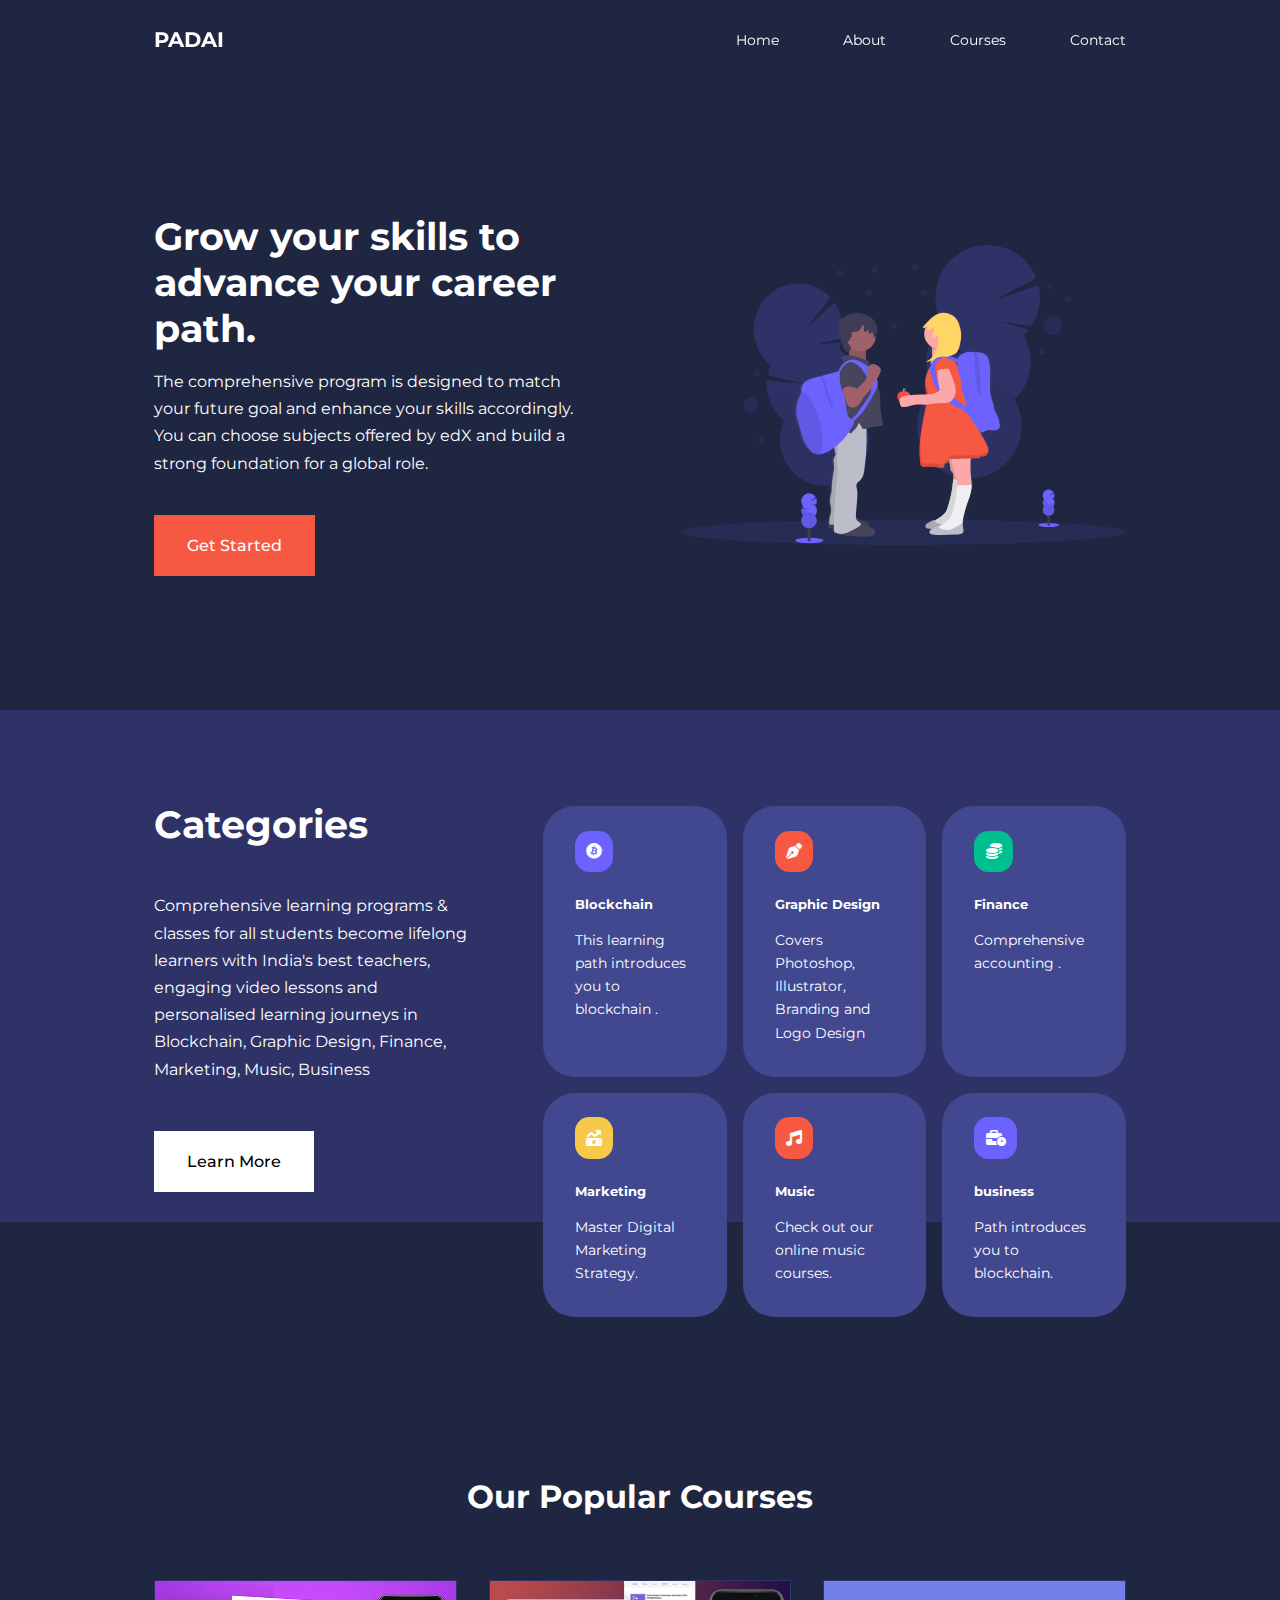
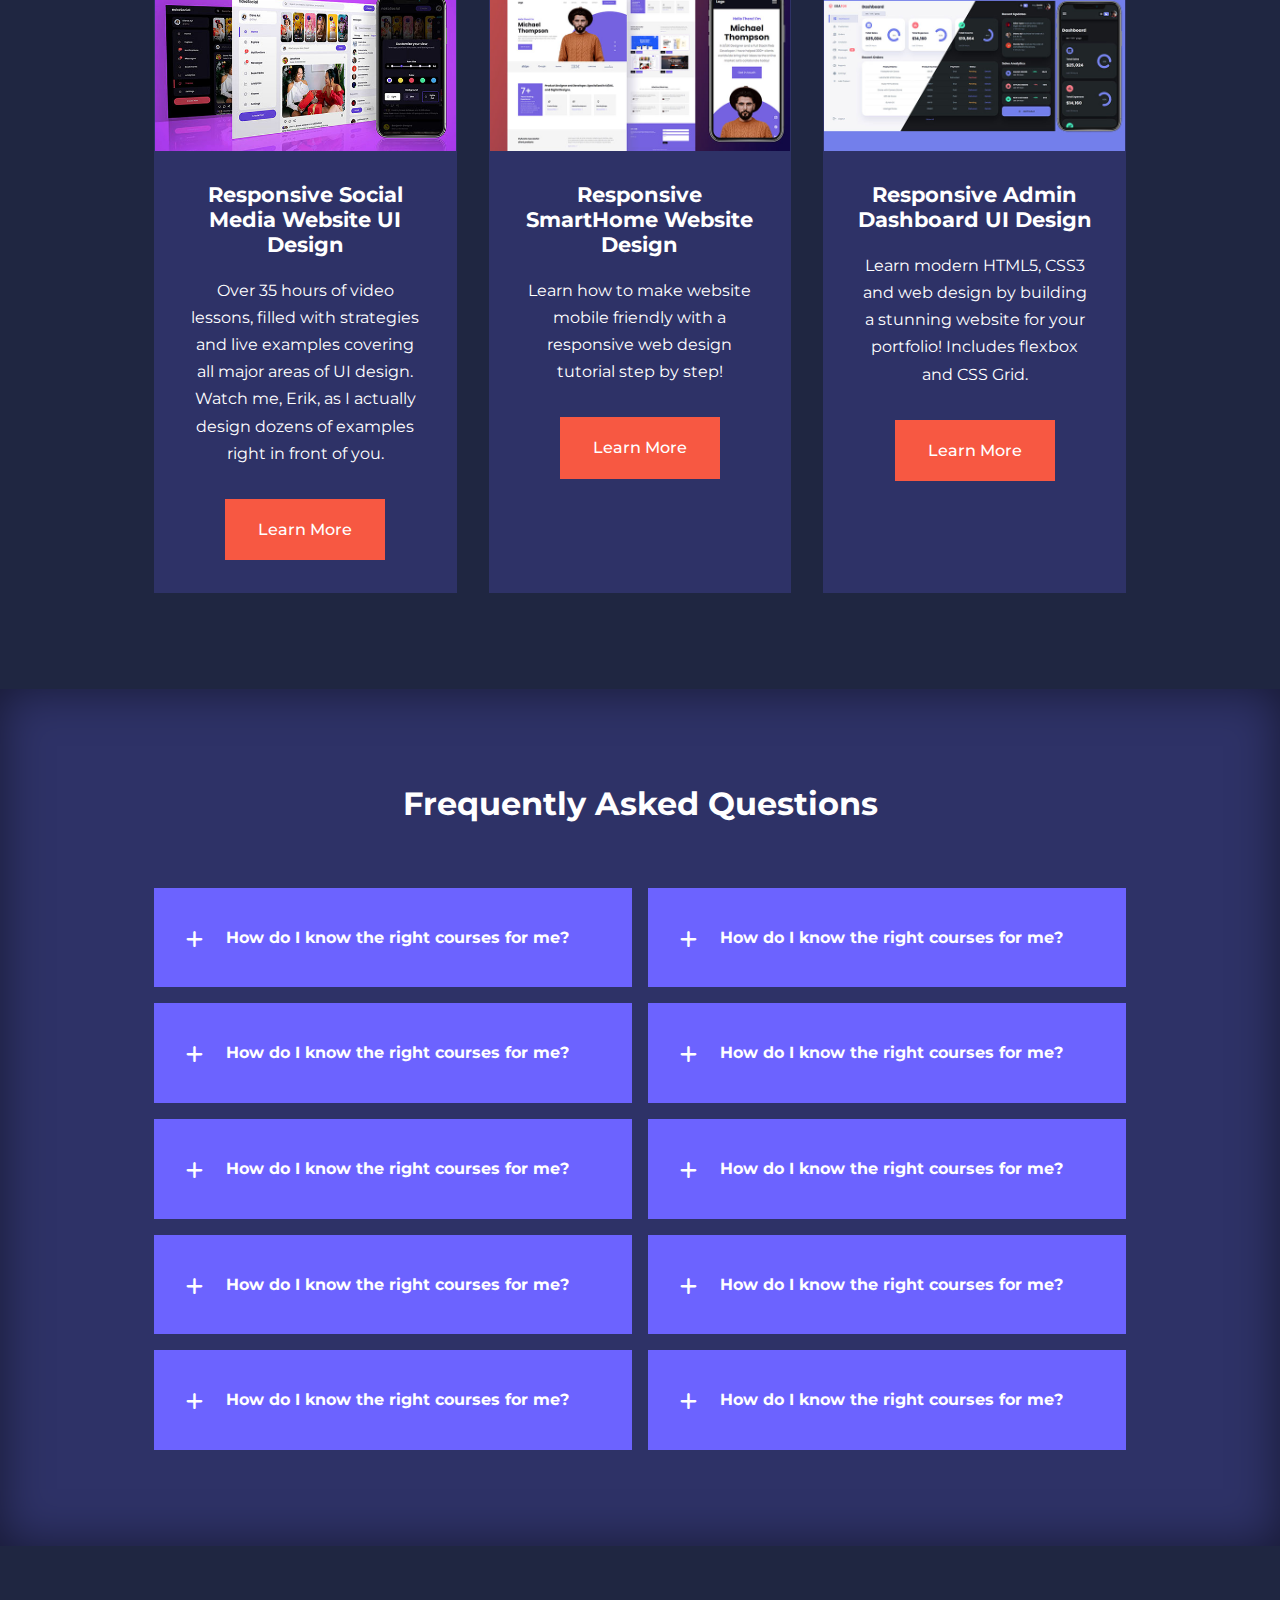
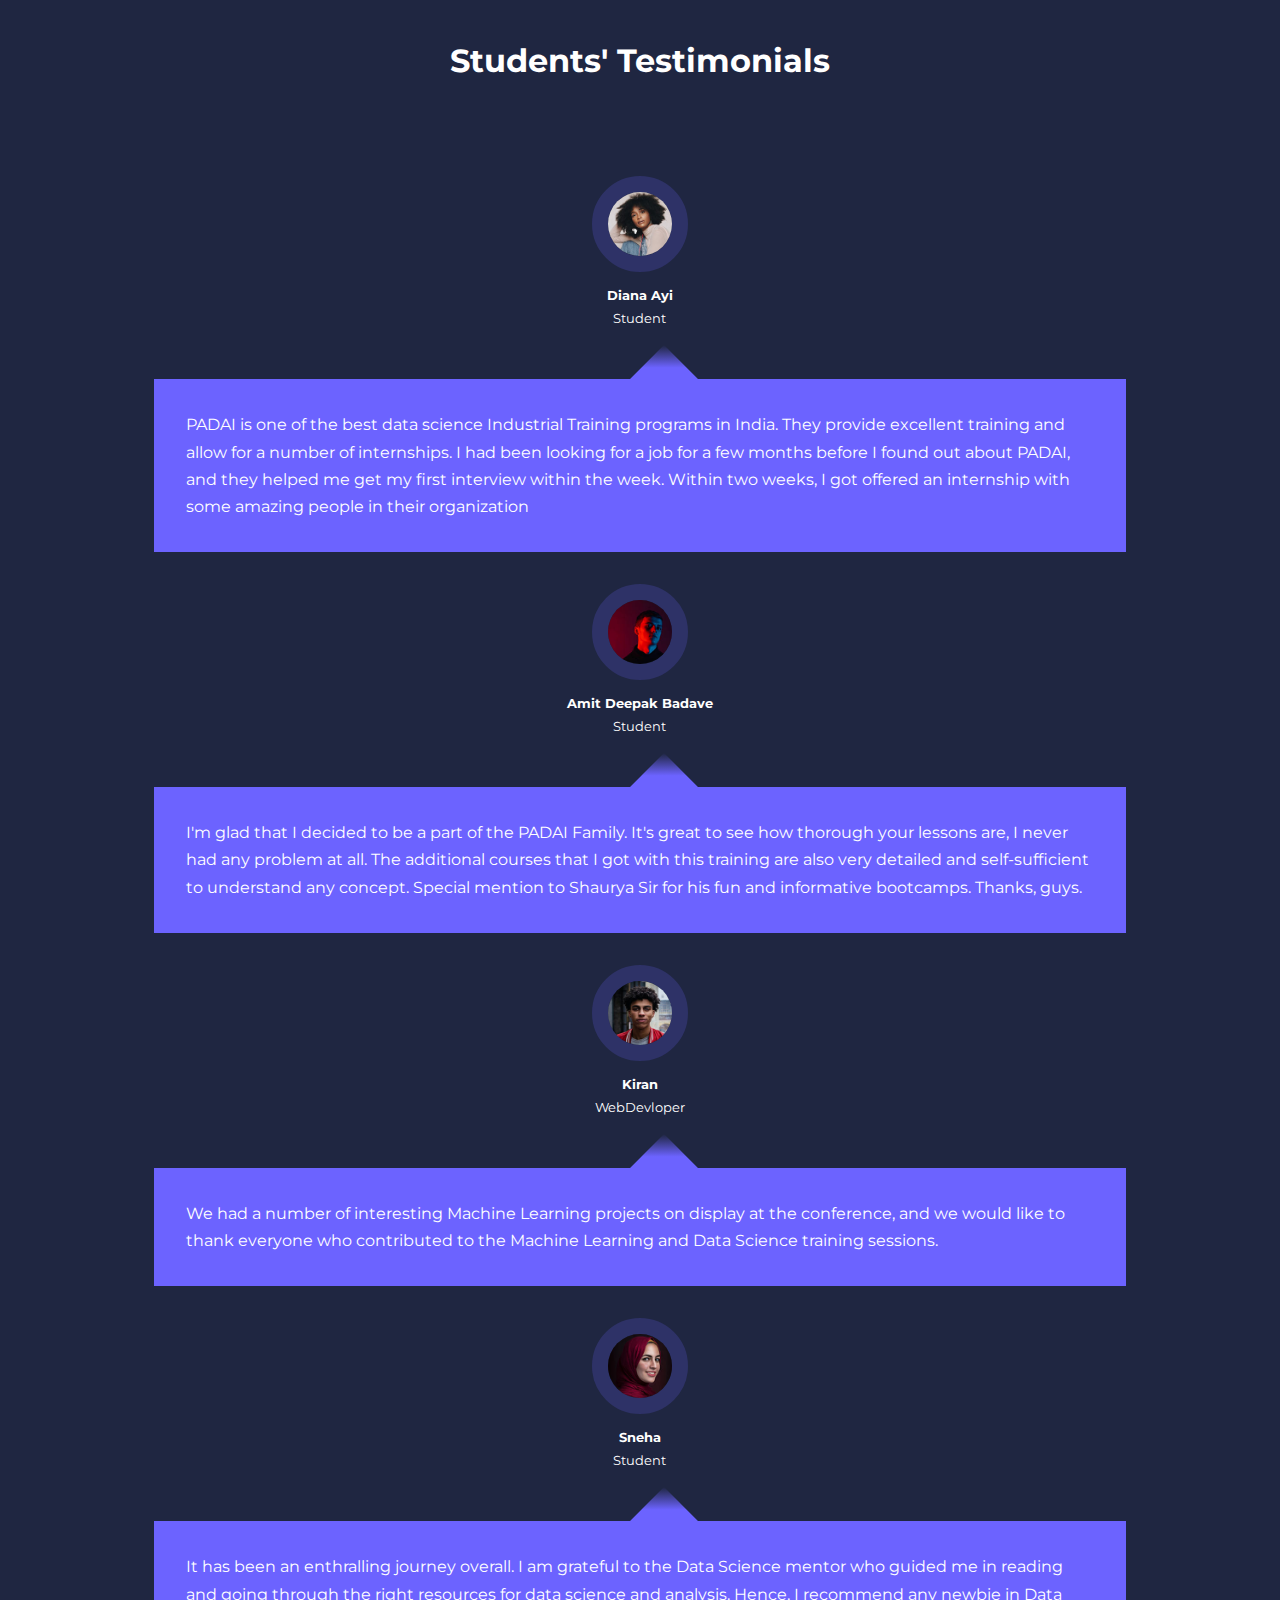
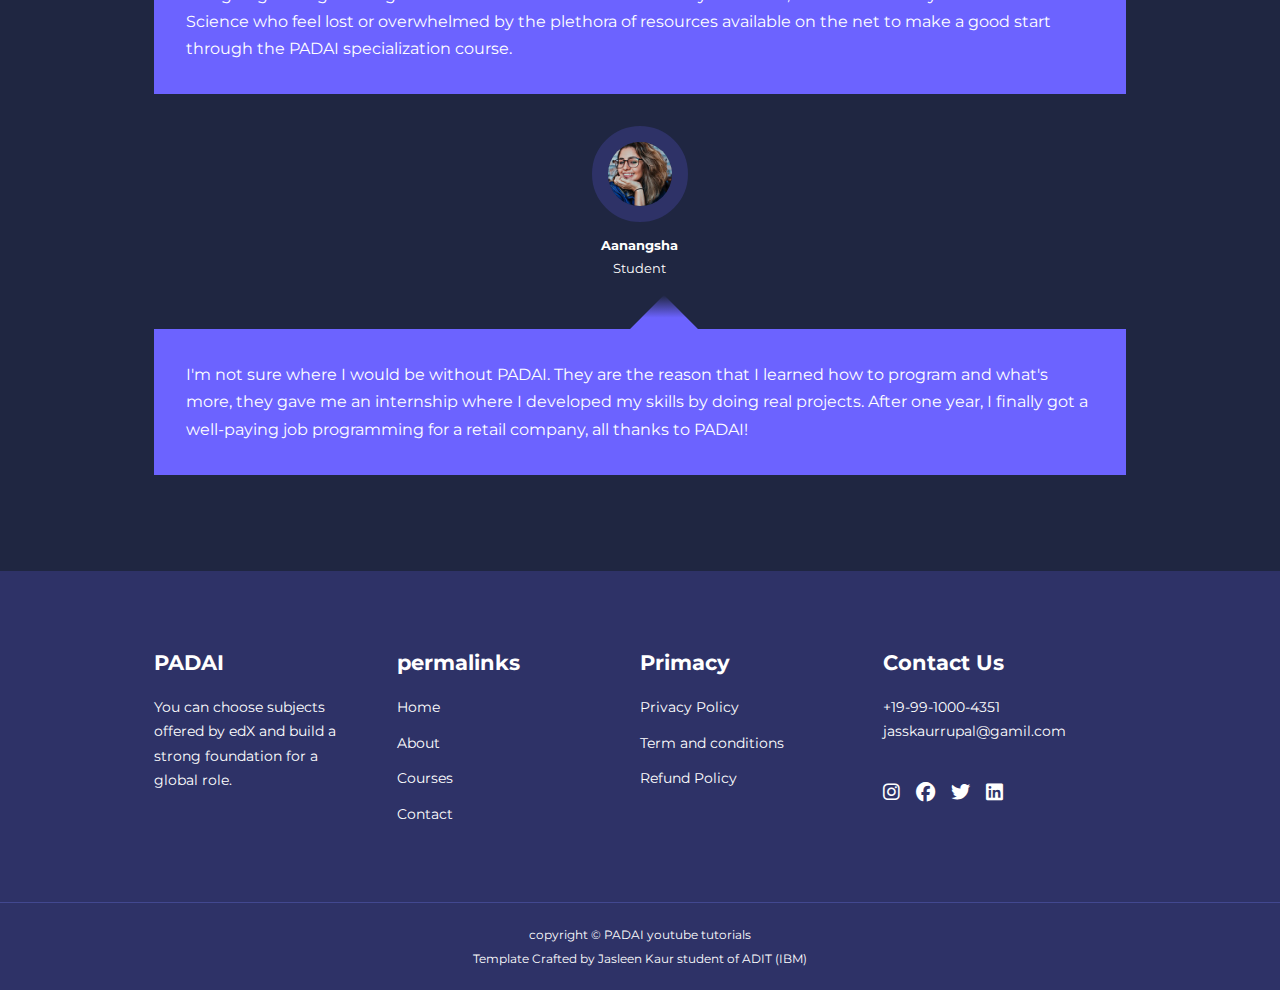
<file: index.html>
<!DOCTYPE html>
<html lang="en">
<head>
    <meta charset="UTF-8">
    <meta http-equiv="X-UA-Compatible" content="IE=edge">
    <meta name="viewport" content="width=device-width, initial-scale=1.0">
    <title>Education Website</title>
    <link rel="stylesheet" href="css/style.css">
    <!-- swiper js -->
   
    <!-- To icons link of inconscout cdn -->
    <link rel="stylesheet" href="https://cdnjs.cloudflare.com/ajax/libs/font-awesome/6.2.1/css/all.min.css">
    <!-- font -->
    <link rel="preconnect" href="https://fonts.googleapis.com">
<link rel="preconnect" href="https://fonts.gstatic.com" crossorigin>
<link href="https://fonts.googleapis.com/css2?family=Montserrat:wght@300;500;600;700;800;900&display=swap" rel="stylesheet">

</head>
<body>
    <!-- -------------------------------navigation bar---------------------------------- -->
    <nav>
        <!-- logo -->
        <div class="container nav_container">
            <a href="index.html"><h4>PADAI</h4></a>

            <!-- navigation links -->
            <ul class="nav_menu">
                <li><a href="index.html">Home</a></li>
                <li><a href="https://jasleen200000001.github.io/creative-cv/">About</a></li>
                <li><a href="courses.html">Courses</a></li>
                <li><a href="contact.html">Contact</a></li>
            </ul>
            <button id="open-menu-btn"><i class="fa-solid fa-bars"></i></button>
            <button id="close-menu-btn"><i class="fa-solid fa-xmark"></i></button>
        </div>
    </nav>






   <!-- ------------------------------- header ---------------------------------- --> 
   <header>
        <div class="container header_container">

            <div class="header_left">
                <h1>Grow your skills to advance your career path.</h1>
                <p>The comprehensive program is designed to match your future goal and enhance your skills accordingly. You can choose subjects offered by edX and build a strong foundation for a global role.</p>
                <!-- button -->
                <a href="courses.html" class="btn btn-primary">Get Started</a>
            </div>

            <div class="header_right">
                <div class="header_right-image">
                    <img src="images/header.svg" alt="graph">
                </div>
            </div>

        </div>
   </header>

    <!-- -------------------------------Categories ---------------------------------- -->
    <section class="categories">
        <div class="container categories_container">
            
            <div class="categories_left">
                <h1>Categories</h1>
                <p>Comprehensive learning programs & classes for all students become lifelong learners with India's best teachers, engaging video lessons and personalised learning journeys in Blockchain, Graphic Design, Finance, Marketing, Music, Business</p>
                <a href="#" class="btn">Learn More</a>
            </div>

            <div class="categories_right">

                <article class="category">
                    <span class="category_icon"><i class="fa-brands fa-bitcoin"></i></span>
                    <h5>Blockchain</h5>
                    <p>This learning path introduces you to blockchain . </p>
                </article>

                <article class="category">
                    <span class="category_icon"><i class="fa-solid fa-pen-nib"></i></span>
                    <h5>Graphic Design</h5>
                    <p> Covers Photoshop, Illustrator, Branding and Logo Design </p>
                </article>

                <article class="category">
                    <span class="category_icon"><i class="fa-solid fa-coins"></i></span>
                    <h5>Finance</h5>
                    <p>Comprehensive accounting .</p>
                </article> 

                <article class="category">
                    <span class="category_icon"><i class="fa-solid fa-money-bill-trend-up"></i></span>
                    <h5>Marketing</h5>
                    <p>Master Digital Marketing Strategy.</p>
                </article>

                <article class="category">
                    <span class="category_icon"><i class="fa-solid fa-music"></i></span>
                    <h5>Music</h5>
                    <p>Check out our online music courses. </p>
                </article>

                <article class="category">
                    <span class="category_icon"><i class="fa-solid fa-business-time"></i></span>
                    <h5>business</h5>
                    <p>Path introduces you to blockchain. </p>
                </article> 

            </div>
        </div>
    </section>

    <!-- -------------------------------Courses ---------------------------------- -->

    <section class="courses">

        <h2>Our Popular Courses</h2>

        <div class="container courses_container">

            <article class="course">

                <div class="course_image">
                    <img src="images/course1.jpg" alt="">
                </div>

                <div class="course_info">
                    <h4>Responsive Social Media Website UI Design</h4>
                    <p>Over 35 hours of video lessons, filled with strategies and live examples covering all major areas of UI design. Watch me, Erik, as I actually design dozens of examples right in front of you.</p>
                    <a href="courses.html" class="btn btn-primary">Learn More</a>
                </div>

            </article>

            <article class="course">

                <div class="course_image">
                    <img src="images/course2.jpg" alt="">
                </div>

                <div class="course_info">
                    <h4>Responsive SmartHome Website Design</h4>
                    <p>Learn how to make website mobile friendly with a responsive web design tutorial step by step!</p>
                    <a href="courses.html" class="btn btn-primary">Learn More</a>
                </div>

            </article>

            <article class="course">

                <div class="course_image">
                    <img src="images/course3.jpg" alt="">
                </div>

                <div class="course_info">
                    <h4>Responsive Admin Dashboard UI Design</h4>
                    <p>Learn modern HTML5, CSS3 and web design by building a stunning website for your portfolio! Includes flexbox and CSS Grid.</p>
                    <a href="courses.html" class="btn btn-primary">Learn More</a>
                </div>

            </article>


        </div>

    </section>

    <!-- ------------------------------- FAquestions ---------------------------------- -->
    <section class="faqs">
        <h2>Frequently Asked Questions</h2>
        <div class="container faqs_container">

            <article class="faq">
                <div class="faq_icon"><i class="fa-solid fa-plus"></i></div>
                <div class="question_answer">
                    <h4>How do I know the right courses for me?</h4>
                    <p>Before you apply for any online course, it's important to understand what you hope to achieve by completing it.</p>
                </div>
            </article>

            <article class="faq">
                <div class="faq_icon"><i class="fa-solid fa-plus"></i></div>
                <div class="question_answer">
                    <h4>How do I know the right courses for me?</h4>
                    <p>Before you apply for any online course, it's important to understand what you hope to achieve by completing it.</p>
                </div>
            </article>

            <article class="faq">
                <div class="faq_icon"><i class="fa-solid fa-plus"></i></div>
                <div class="question_answer">
                    <h4>How do I know the right courses for me?</h4>
                    <p>Before you apply for any online course, it's important to understand what you hope to achieve by completing it.</p>
                </div>
            </article>

            <article class="faq">
                <div class="faq_icon"><i class="fa-solid fa-plus"></i></div>
                <div class="question_answer">
                    <h4>How do I know the right courses for me?</h4>
                    <p>Before you apply for any online course, it's important to understand what you hope to achieve by completing it.</p>
                </div>
            </article>

            <article class="faq">
                <div class="faq_icon"><i class="fa-solid fa-plus"></i></div>
                <div class="question_answer">
                    <h4>How do I know the right courses for me?</h4>
                    <p>Before you apply for any online course, it's important to understand what you hope to achieve by completing it.</p>
                </div>
            </article>

            <article class="faq">
                <div class="faq_icon"><i class="fa-solid fa-plus"></i></div>
                <div class="question_answer">
                    <h4>How do I know the right courses for me?</h4>
                    <p>Before you apply for any online course, it's important to understand what you hope to achieve by completing it.</p>
                </div>
            </article>

            <article class="faq">
                <div class="faq_icon"><i class="fa-solid fa-plus"></i></div>
                <div class="question_answer">
                    <h4>How do I know the right courses for me?</h4>
                    <p>Before you apply for any online course, it's important to understand what you hope to achieve by completing it.</p>
                </div>
            </article>

            <article class="faq">
                <div class="faq_icon"><i class="fa-solid fa-plus"></i></div>
                <div class="question_answer">
                    <h4>How do I know the right courses for me?</h4>
                    <p>Before you apply for any online course, it's important to understand what you hope to achieve by completing it.</p>
                </div>
            </article>

            <article class="faq">
                <div class="faq_icon"><i class="fa-solid fa-plus"></i></div>
                <div class="question_answer">
                    <h4>How do I know the right courses for me?</h4>
                    <p>Before you apply for any online course, it's important to understand what you hope to achieve by completing it.</p>
                </div>
            </article>

            <article class="faq">
                <div class="faq_icon"><i class="fa-solid fa-plus"></i></div>
                <div class="question_answer">
                    <h4>How do I know the right courses for me?</h4>
                    <p>Before you apply for any online course, it's important to understand what you hope to achieve by completing it.</p>
                </div>
            </article>

        </div>
    </section>

   <!-- ------------------------------- Testimonials ---------------------------------- -->
  
   <section class="container testimonials_container mySwiper">
        <h2>Students' Testimonials</h2>
        
        <div class="swiper-wrapper">


            <article class="testimonial swiper-slide">
                <div class="avatar">
                    <img src="images/avatar1.jpg" alt="">
                </div>

                <div class="testimonial_info">
                    <h5>Diana Ayi</h5>
                    <small>Student</small>
                </div>
                <div class="testimonial_body">
                    <p>PADAI is one of the best data science Industrial Training programs in India. They provide excellent training and allow for a number of internships. I had been looking for a job for a few months before I found out about PADAI, and they helped me get my first interview within the week. Within two weeks, I got offered an internship with some amazing people in their organization</p>
                </div>
            </article>



            <article class="testimonial swiper-slide">
                <div class="avatar">
                    <img src="images/avatar2.jpg" alt="">
                </div>

                <div class="testimonial_info">
                    <h5>Amit Deepak Badave</h5>
                    <small>Student</small>
                </div>
                <div class="testimonial_body">
                    <p>I'm glad that I decided to be a part of the PADAI Family. It's great to see how thorough your lessons are, I never had any problem at all. The additional courses that I got with this training are also very detailed and self-sufficient to understand any concept. Special mention to Shaurya Sir for his fun and informative bootcamps. Thanks, guys.</p>
                </div>
            </article>



            <article class="testimonial swiper-slide">
                <div class="avatar">
                    <img src="images/avatar3.jpg" alt="">
                </div>

                <div class="testimonial_info">
                    <h5>Kiran</h5>
                    <small>WebDevloper</small>
                </div>
                <div class="testimonial_body">
                    <p>We had a number of interesting Machine Learning projects on display at the conference, and we would like to thank everyone who contributed to the Machine Learning and Data Science training sessions.</p>
                </div>
            </article>



            <article class="testimonial swiper-slide">
                <div class="avatar">
                    <img src="images/avatar4.jpg" alt="">
                </div>

                <div class="testimonial_info">
                    <h5>Sneha</h5>
                    <small>Student</small>
                </div>
                <div class="testimonial_body">
                    <p>It has been an enthralling journey overall. I am grateful to the Data Science mentor who guided me in reading and going through the right resources for data science and analysis. Hence, I recommend any newbie in Data Science who feel lost or overwhelmed by the plethora of resources available on the net to make a good start through the PADAI specialization course.</p>
                </div>
            </article>



            <article class="testimonial swiper-slide">
                <div class="avatar">
                    <img src="images/avatar5.jpg" alt="">
                </div>

                <div class="testimonial_info">
                    <h5>Aanangsha</h5>
                    <small>Student</small>
                </div>
                <div class="testimonial_body">
                    <p>I'm not sure where I would be without PADAI. They are the reason that I learned how to program and what's more, they gave me an internship where I developed my skills by doing real projects. After one year, I finally got a well-paying job programming for a retail company, all thanks to PADAI!</p>
                </div>
            </article>


        </div>
        <div class="swiper-pagination"></div>
   </section>
    </marquee>

    <!-- ------------------------------- footer ---------------------------------- -->
        <footer class="footer">
            <div class="container footer_container">

                <div class="footer_1">
                    <a href="index.html" class="footer_logo">
                        <h4>PADAI</h4>
                    </a>
                    <P>You can choose subjects offered by edX and build a strong foundation for a global role.</P>
                </div>

                <div class="footer_2">
                    <h4>permalinks</h4>
                    <ul class="permalinks">
                        <li><a href="index.html">Home</a></li>
                        <li><a href="https://jasleen200000001.github.io/creative-cv/">About</a></li>
                        <li><a href="courses.html">Courses</a></li>
                        <li><a href="contact.html">Contact</a></li>
                    </ul>
                </div>

                <div class="footer_3">
                    <h4>Primacy</h4>
                    <ul class="privacy">
                        <li><a href="#">Privacy Policy</a></li>
                        <li><a href="#">Term and conditions</a></li>
                        <li><a href="#">Refund Policy</a></li>
                    </ul>
                </div>

                <div class="footer_4">
                    <h4>Contact Us</h4>
                    <div>
                        <p>+19-99-1000-4351</p>
                        <p>jasskaurrupal@gamil.com</p>
                        
                    </div>

                    <ul class="footer_socials">
                        <li><a href="https://www.instagram.com/Jass_0k/"><i class="fa-brands fa-instagram"></i></a></li>
                        <li><a href="https://www.facebook.com/profile.php?id=100069614780041"><i class="fa-brands fa-facebook"></i></a></li>
                        <li><a href="https://twitter.com/codelearner99?t=Y6e8E9pAFjbcnw5CKyRd9A&s=08"><i class="fa-brands fa-twitter"></i></a></li>
                        <li><a href="https://www.linkedin.com/in/jasleen-kaur-5230441b3/"><i class="fa-brands fa-linkedin"></i></a></li>
                    </ul>
                </div>




            </div>

            <div class="footer_copyright">
                <small>copyright &copy; PADAI youtube tutorials</small><br>
                <small>Template Crafted by <a rel="followjasleen" href="">Jasleen Kaur </a> student of ADIT (IBM)</small>
            </div>
        </footer>










<!-- javascript of pages -->
<script src="main.js"></script>

<!-- this javascript used for sliding testimonial section -->


<!-- Initialize Swiper -->


</body>
</html>
</file>
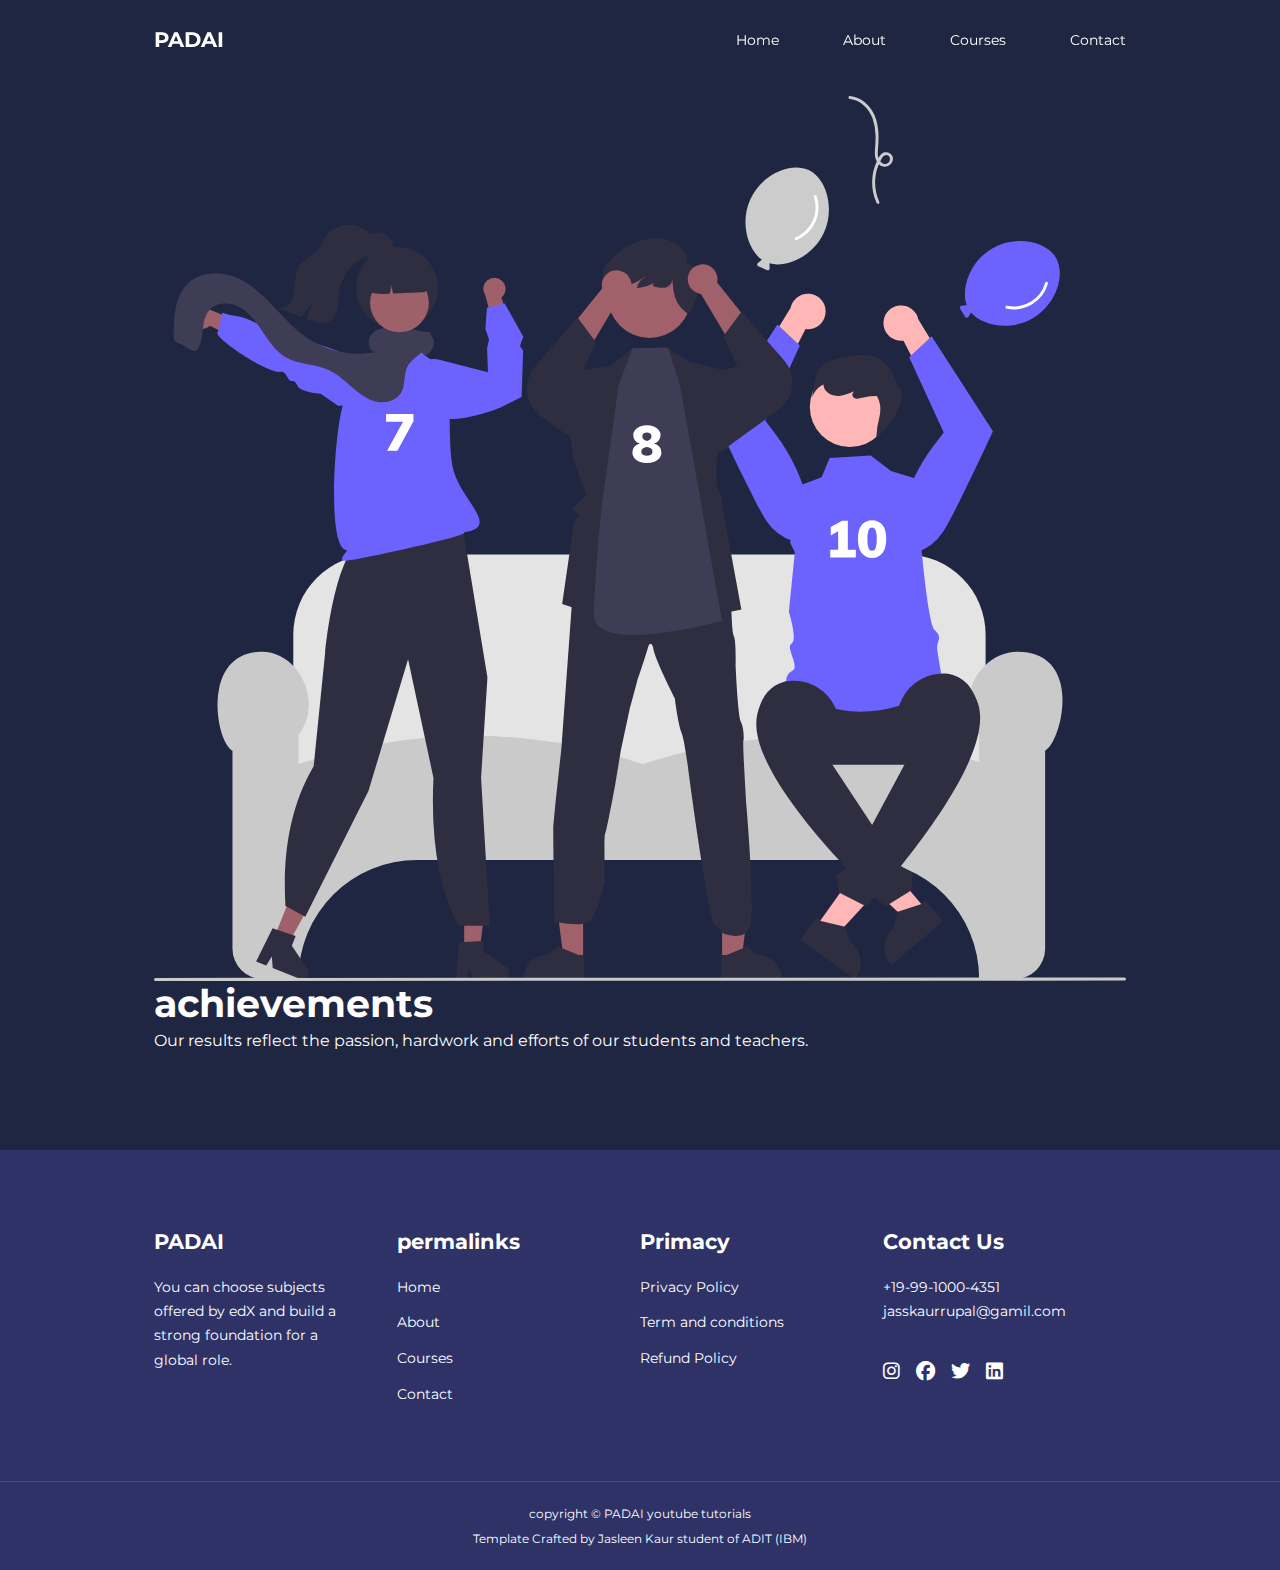
<file: about.html>
<!DOCTYPE html>
<html lang="en">
<head>
    <meta charset="UTF-8">
    <meta http-equiv="X-UA-Compatible" content="IE=edge">
    <meta name="viewport" content="width=device-width, initial-scale=1.0">
    <title>Education Website</title>
    <link rel="stylesheet" href="css/style.css">
    <!-- swiper js -->
   
    <!-- To icons link of inconscout cdn -->
    <link rel="stylesheet" href="https://cdnjs.cloudflare.com/ajax/libs/font-awesome/6.2.1/css/all.min.css">
    <!-- font -->
    <link rel="preconnect" href="https://fonts.googleapis.com">
<link rel="preconnect" href="https://fonts.gstatic.com" crossorigin>
<link href="https://fonts.googleapis.com/css2?family=Montserrat:wght@300;500;600;700;800;900&display=swap" rel="stylesheet">

</head>
<body>
    <!-- -------------------------------navigation bar---------------------------------- -->
    <nav>
        <!-- logo -->
        <div class="container nav_container">
            <a href="index.html"><h4>PADAI</h4></a>

            <!-- navigation links -->
            <ul class="nav_menu">
                <li><a href="index.html">Home</a></li>
                <li><a href="https://jasleen200000001.github.io/creative-cv/">About</a></li>
                <li><a href="courses.html">Courses</a></li>
                <li><a href="contact.html">Contact</a></li>
            </ul>
            <button id="open-menu-btn"><i class="fa-solid fa-bars"></i></button>
            <button id="close-menu-btn"><i class="fa-solid fa-xmark"></i></button>
        </div>
    </nav>
 <!-- -------------------------------achievements---------------------------------- -->
    <section class="about_achievements">
        <div class="container about_achievements-container">
            <div class="about_achievements-left">
                <img src="images/about achievements.svg" alt="">
            </div>
            <div class="about_achievements-right">
                <h1>achievements</h1>
                <p>Our results reflect the passion, hardwork and efforts of our students and teachers.</p>
            </div>
        </div>
    </section>
<!-- -------------------------------cards---------------------------------- -->




    <!-- ------------------------------- footer ---------------------------------- -->
    <footer class="footer">
        <div class="container footer_container">

            <div class="footer_1">
                <a href="index.html" class="footer_logo">
                    <h4>PADAI</h4>
                </a>
                <P>You can choose subjects offered by edX and build a strong foundation for a global role.</P>
            </div>

            <div class="footer_2">
                <h4>permalinks</h4>
                <ul class="permalinks">
                    <li><a href="index.html">Home</a></li>
                    <li><a href="https://jasleen200000001.github.io/creative-cv/">About</a></li>
                    <li><a href="courses.html">Courses</a></li>
                    <li><a href="contact.html">Contact</a></li>
                </ul>
            </div>

            <div class="footer_3">
                <h4>Primacy</h4>
                <ul class="privacy">
                    <li><a href="#">Privacy Policy</a></li>
                    <li><a href="#">Term and conditions</a></li>
                    <li><a href="#">Refund Policy</a></li>
                </ul>
            </div>

            <div class="footer_4">
                <h4>Contact Us</h4>
                <div>
                    <p>+19-99-1000-4351</p>
                    <p>jasskaurrupal@gamil.com</p>
                    
                </div>

                <ul class="footer_socials">
                    <li><a href="https://www.instagram.com/Jass_0k/"><i class="fa-brands fa-instagram"></i></a></li>
                    <li><a href="https://www.facebook.com/profile.php?id=100069614780041"><i class="fa-brands fa-facebook"></i></a></li>
                    <li><a href="https://twitter.com/codelearner99?t=Y6e8E9pAFjbcnw5CKyRd9A&s=08"><i class="fa-brands fa-twitter"></i></a></li>
                    <li><a href="https://www.linkedin.com/in/jasleen-kaur-5230441b3/"><i class="fa-brands fa-linkedin"></i></a></li>
                </ul>
            </div>




        </div>

        <div class="footer_copyright">
            <small>copyright &copy; PADAI youtube tutorials</small><br>
            <small>Template Crafted by <a rel="followjasleen" href="https://jasleen200000001.github.io/creative-cv/">Jasleen Kaur </a> student of ADIT (IBM)</small>
        </div>
    </footer>











<script src="main.js"></script>




</body>
</html>
</file>
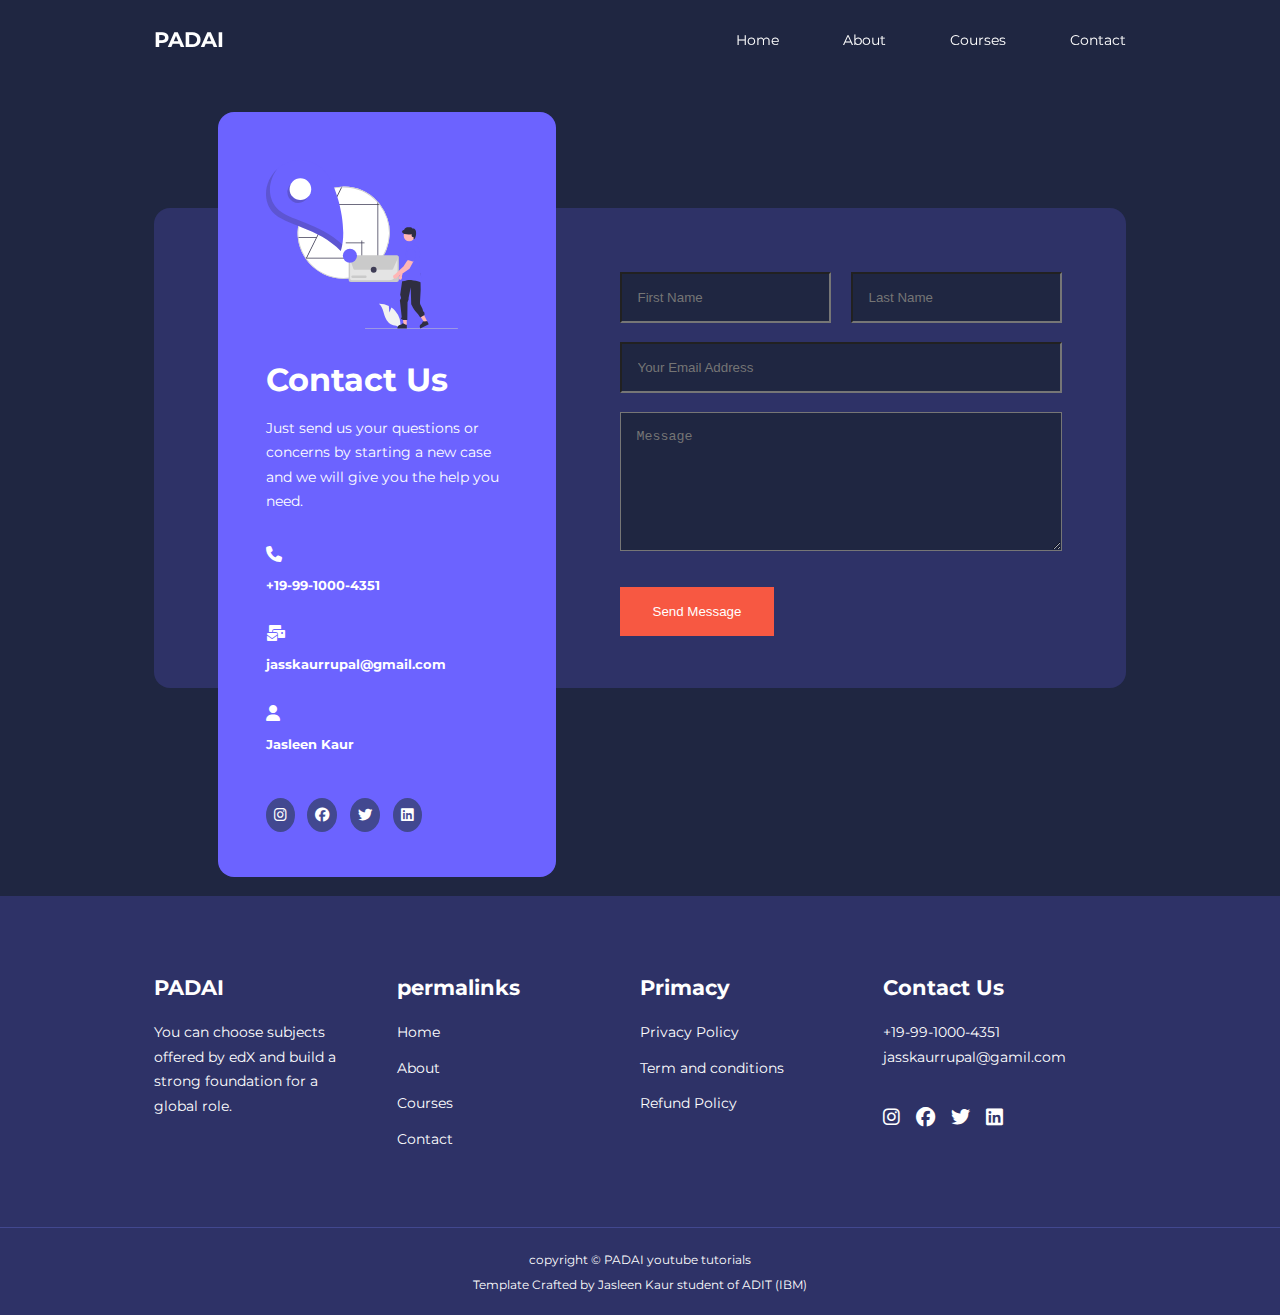
<file: contact.html>
<!DOCTYPE html>
<html lang="en">
<head>
    <meta charset="UTF-8">
    <meta http-equiv="X-UA-Compatible" content="IE=edge">
    <meta name="viewport" content="width=device-width, initial-scale=1.0">
    <title>Education Website</title>
    <link rel="stylesheet" href="css/style.css">
    <link rel="stylesheet" href="css/contact.css">
    <!-- swiper js -->
   
    <!-- To icons link of inconscout cdn -->
    <link rel="stylesheet" href="https://cdnjs.cloudflare.com/ajax/libs/font-awesome/6.2.1/css/all.min.css">
    <!-- font -->
    <link rel="preconnect" href="https://fonts.googleapis.com">
<link rel="preconnect" href="https://fonts.gstatic.com" crossorigin>
<link href="https://fonts.googleapis.com/css2?family=Montserrat:wght@300;500;600;700;800;900&display=swap" rel="stylesheet">
<style>
.courses{
    margin-top: 1rem;
    
}

</style>

</head>
<body>
    <!-- -------------------------------navigation bar---------------------------------- -->
    <nav>
        <!-- logo -->
        <div class="container nav_container">
            <a href="index.html"><h4>PADAI</h4></a>

            <!-- navigation links -->
            <ul class="nav_menu">
                <li><a href="index.html">Home</a></li>
                <li><a href="https://jasleen200000001.github.io/creative-cv/">About</a></li>
                <li><a href="courses.html">Courses</a></li>
                <li><a href="contact.html">Contact</a></li>
            </ul>
            <button id="open-menu-btn"><i class="fa-solid fa-bars"></i></button>
            <button id="close-menu-btn"><i class="fa-solid fa-xmark"></i></button>
        </div>
    </nav>

<!-- -------------------------------contact form---------------------------------- -->
        <section class="contact">
            <div class="container contact_container">
                <aside class="contact_aside">
                    <div class="aside_image">
                        <img src="images/contact.svg" alt="">
                    </div>
                    <h2>Contact Us</h2>
                    <p>Just send us your questions or concerns by starting a new case and we will give you the help you need.</p>
                    <ul class="contact_details">
                        <li>
                            <i class="fa-solid fa-phone"></i>
                            <h5>+19-99-1000-4351</h5>
                        </li>
                        <li>
                            <i class="fa-solid fa-envelopes-bulk"></i>
                            <h5>jasskaurrupal@gmail.com</h5>
                        </li>
                        <li>
                            <i class="fa-solid fa-user"></i>
                            <h5>Jasleen Kaur</h5>
                        </li>
                    </ul>

                    <ul class="contact_socials">
                        <li><a href="https://www.instagram.com/Jass_0k/"><i class="fa-brands fa-instagram"></i></a></li>
                        <li><a href="https://www.facebook.com/profile.php?id=100069614780041"><i class="fa-brands fa-facebook"></i></a></li>
                        <li><a href="https://twitter.com/codelearner99?t=Y6e8E9pAFjbcnw5CKyRd9A&s=08"><i class="fa-brands fa-twitter"></i></a></li>
                        <li><a href="https://www.linkedin.com/in/jasleen-kaur-5230441b3/"><i class="fa-brands fa-linkedin"></i></a></li>
                    </ul>
                </aside>


                <form class="contact_form">

                    <div class="form_name">
                        <input type="text" name="First Name" placeholder="First Name" required>
                        <input type="text" name="Last Name" placeholder="Last Name" required>
                    </div>
                    <input type="email" name="Email Address" placeholder="Your Email Address" required>
                    <textarea name="Message" placeholder="Message" rows="7" required></textarea>
                    <button type="submit" class="btn btn-primary">Send Message</button>
                </form>
            </div>
        </section>


        <!-- ------------------------------- footer ---------------------------------- -->
        <footer class="footer">
            <div class="container footer_container">
    
                <div class="footer_1">
                    <a href="index.html" class="footer_logo">
                        <h4>PADAI</h4>
                    </a>
                    <P>You can choose subjects offered by edX and build a strong foundation for a global role.</P>
                </div>
    
                <div class="footer_2">
                    <h4>permalinks</h4>
                    <ul class="permalinks">
                        <li><a href="index.html">Home</a></li>
                        <li><a href="https://jasleen200000001.github.io/creative-cv/">About</a></li>
                        <li><a href="courses.html">Courses</a></li>
                        <li><a href="contact.html">Contact</a></li>
                    </ul>
                </div>
    
                <div class="footer_3">
                    <h4>Primacy</h4>
                    <ul class="privacy">
                        <li><a href="#">Privacy Policy</a></li>
                        <li><a href="#">Term and conditions</a></li>
                        <li><a href="#">Refund Policy</a></li>
                    </ul>
                </div>
    
                <div class="footer_4">
                    <h4>Contact Us</h4>
                    <div>
                        <p>+19-99-1000-4351</p>
                        <p>jasskaurrupal@gamil.com</p>
                        
                    </div>
    
                    <ul class="footer_socials">
                        <li><a href="https://www.instagram.com/Jass_0k/"><i class="fa-brands fa-instagram"></i></a></li>
                        <li><a href="https://www.facebook.com/profile.php?id=100069614780041"><i class="fa-brands fa-facebook"></i></a></li>
                        <li><a href="https://twitter.com/codelearner99?t=Y6e8E9pAFjbcnw5CKyRd9A&s=08"><i class="fa-brands fa-twitter"></i></a></li>
                        <li><a href="https://www.linkedin.com/in/jasleen-kaur-5230441b3/"><i class="fa-brands fa-linkedin"></i></a></li>
                    </ul>
                </div>
    
    
    
    
            </div>
    
            <div class="footer_copyright">
                <small>copyright &copy; PADAI youtube tutorials</small><br>
                <small>Template Crafted by <a rel="followjasleen" href="">Jasleen Kaur </a> student of ADIT (IBM)</small>
            </div>
        </footer>
    
    
    
    
    
    
    
    
    
    
    
    <script src="main.js"></script>
    
    
    
    
    </body>
    </html>
</file>
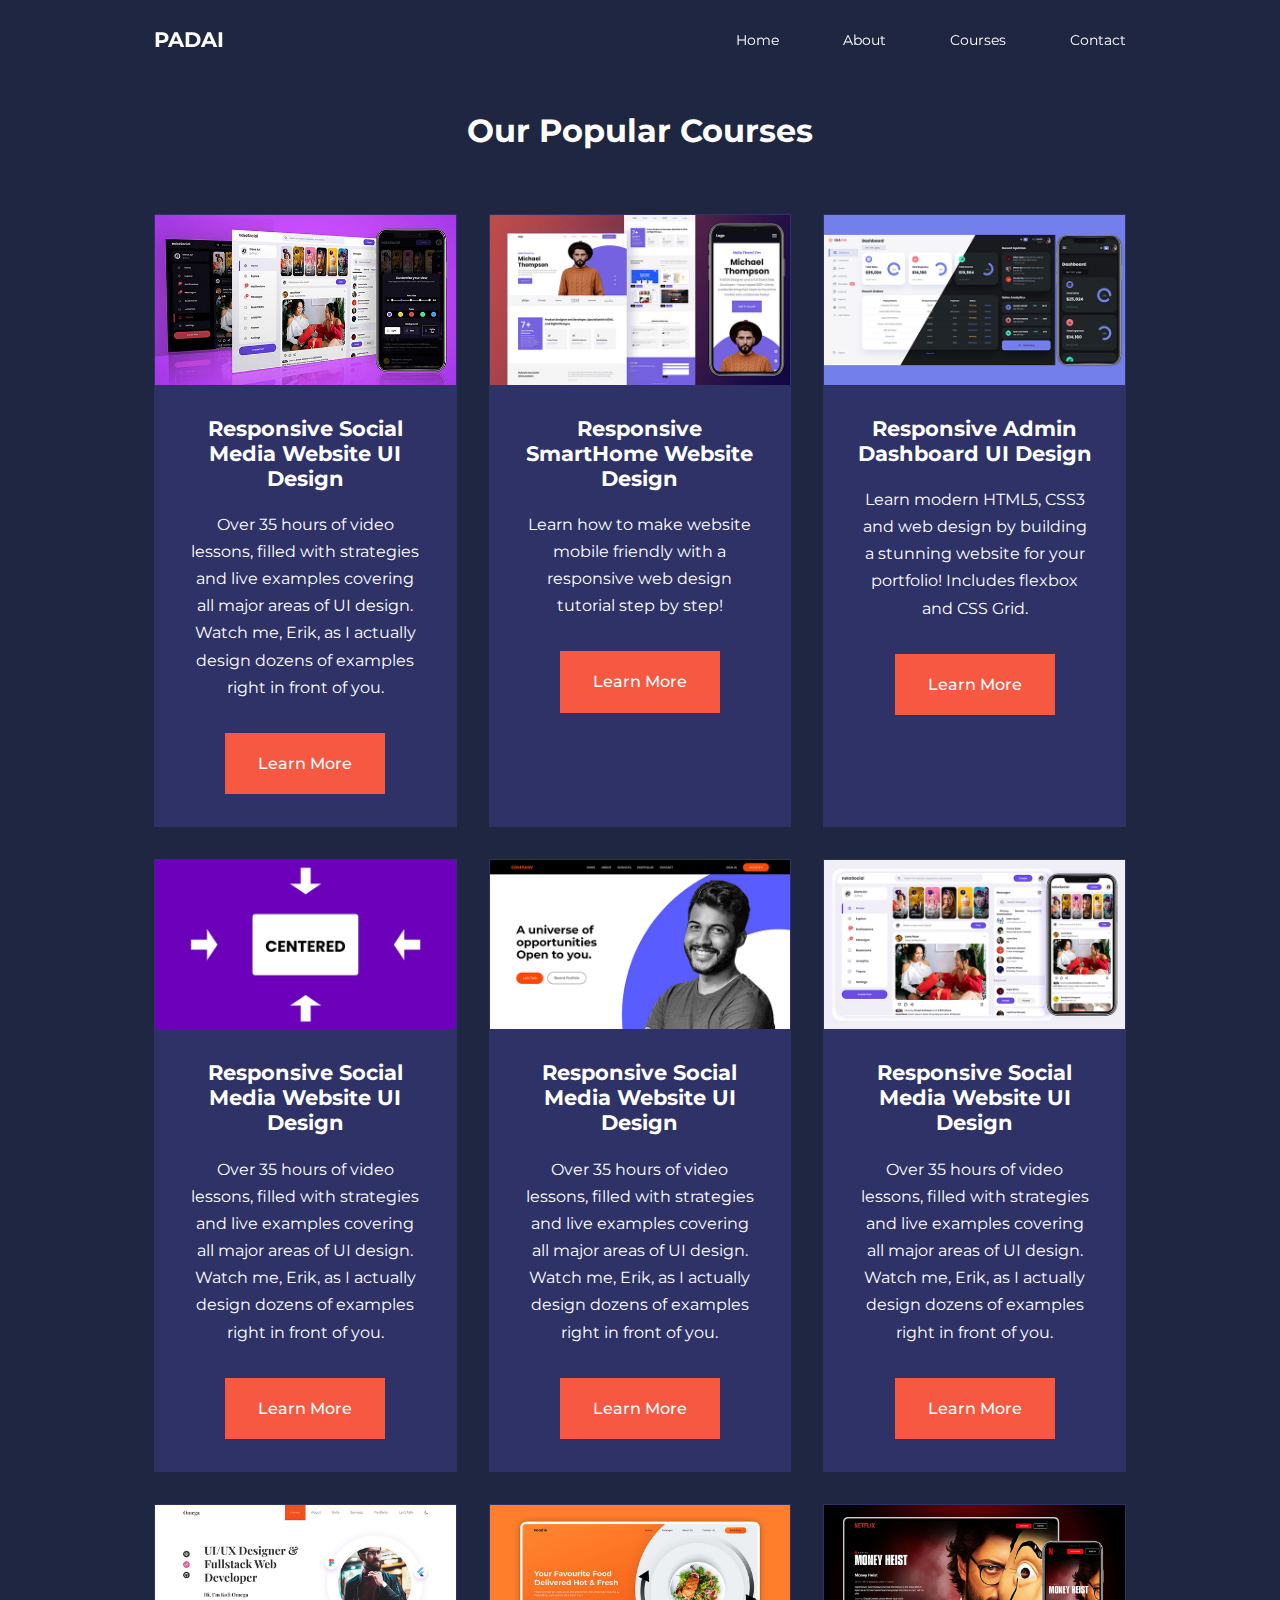
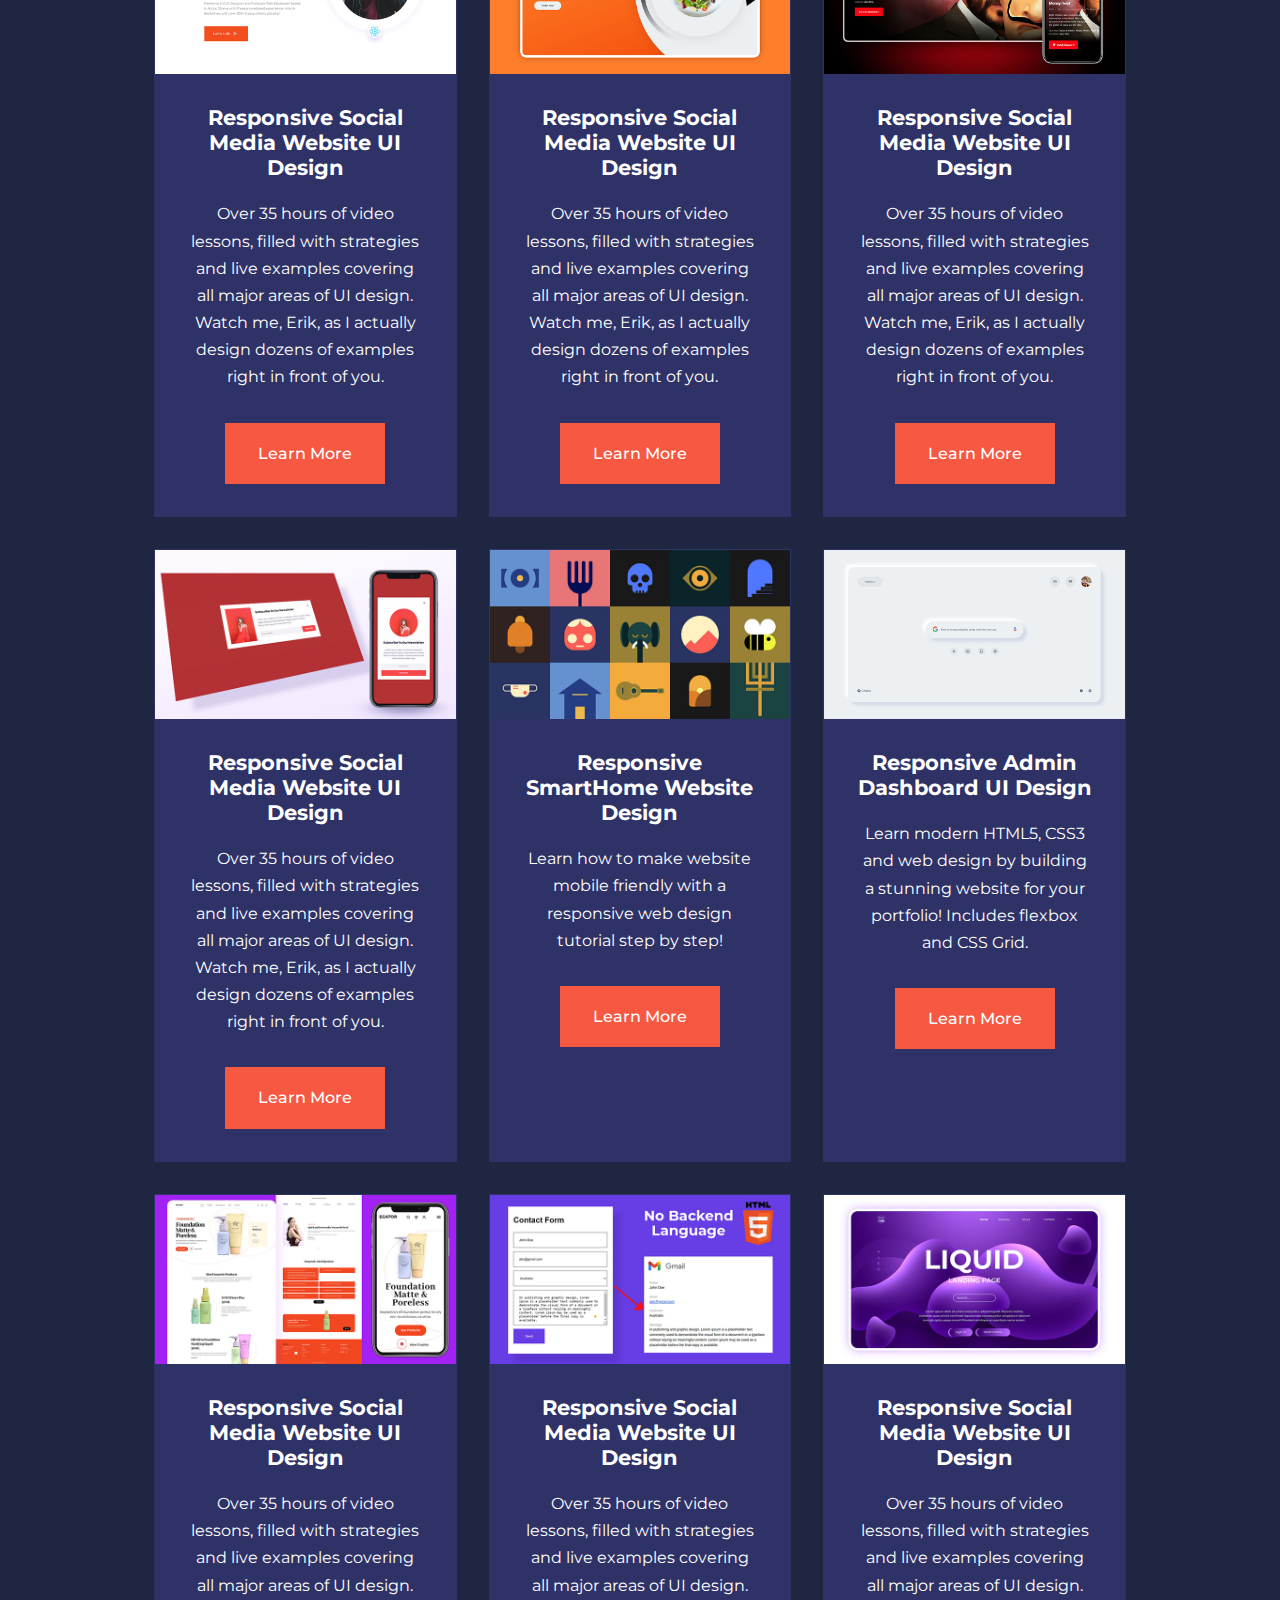
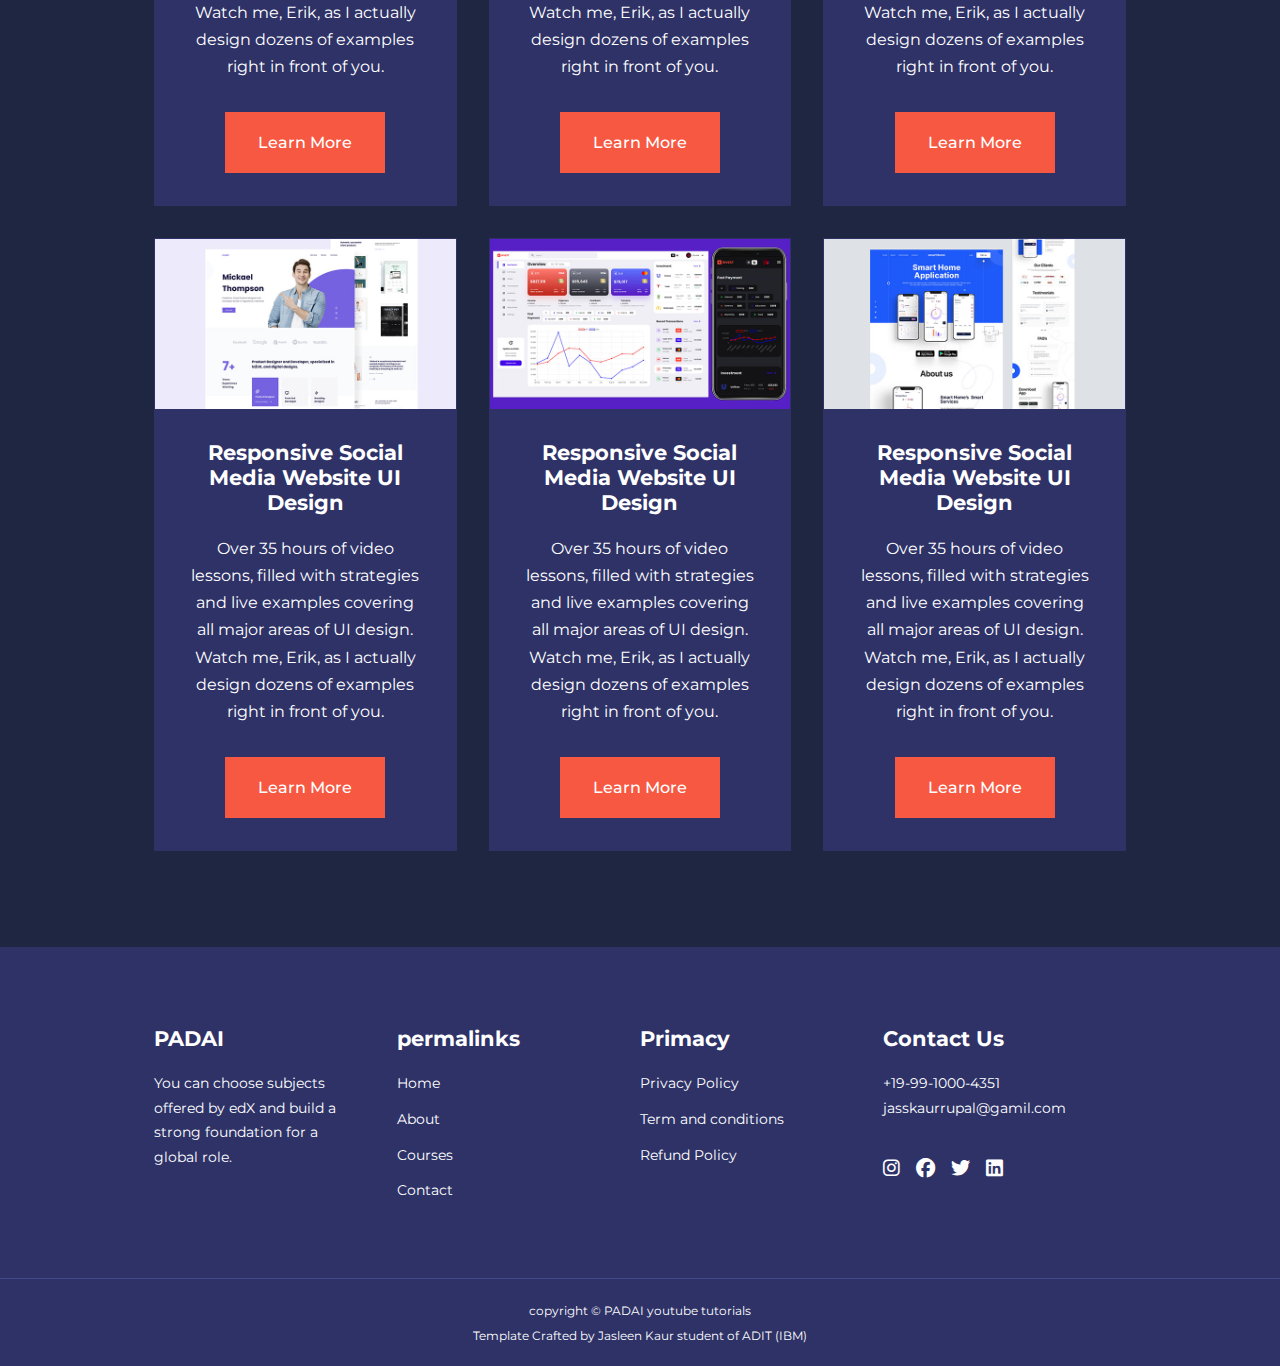
<file: courses.html>
<!DOCTYPE html>
<html lang="en">
<head>
    <meta charset="UTF-8">
    <meta http-equiv="X-UA-Compatible" content="IE=edge">
    <meta name="viewport" content="width=device-width, initial-scale=1.0">
    <title>Education Website</title>
    <link rel="stylesheet" href="css/style.css">
    <!-- swiper js -->
   
    <!-- To icons link of inconscout cdn -->
    <link rel="stylesheet" href="https://cdnjs.cloudflare.com/ajax/libs/font-awesome/6.2.1/css/all.min.css">
    <!-- font -->
    <link rel="preconnect" href="https://fonts.googleapis.com">
<link rel="preconnect" href="https://fonts.gstatic.com" crossorigin>
<link href="https://fonts.googleapis.com/css2?family=Montserrat:wght@300;500;600;700;800;900&display=swap" rel="stylesheet">
<style>
.courses{
    margin-top: 1rem;
    
}

</style>

</head>
<body>
    <!-- -------------------------------navigation bar---------------------------------- -->
    <nav>
        <!-- logo -->
        <div class="container nav_container">
            <a href="index.html"><h4>PADAI</h4></a>

            <!-- navigation links -->
            <ul class="nav_menu">
                <li><a href="index.html">Home</a></li>
                <li><a href="about.html">About</a></li>
                <li><a href="courses.html">Courses</a></li>
                <li><a href="contact.html">Contact</a></li>
            </ul>
            <button id="open-menu-btn"><i class="fa-solid fa-bars"></i></button>
            <button id="close-menu-btn"><i class="fa-solid fa-xmark"></i></button>
        </div>
    </nav>
 <!-- -------------------------------achievements---------------------------------- -->
 <section class="courses">

    <h2>Our Popular Courses</h2>

    <div class="container courses_container">

        <article class="course">

            <div class="course_image">
                <img src="images/course1.jpg" alt="">
            </div>

            <div class="course_info">
                <h4>Responsive Social Media Website UI Design</h4>
                <p>Over 35 hours of video lessons, filled with strategies and live examples covering all major areas of UI design. Watch me, Erik, as I actually design dozens of examples right in front of you.</p>
                <a href="courses.html" class="btn btn-primary">Learn More</a>
            </div>

        </article>

        <article class="course">

            <div class="course_image">
                <img src="images/course2.jpg" alt="">
            </div>

            <div class="course_info">
                <h4>Responsive SmartHome Website Design</h4>
                <p>Learn how to make website mobile friendly with a responsive web design tutorial step by step!</p>
                <a href="courses.html" class="btn btn-primary">Learn More</a>
            </div>

        </article>

        <article class="course">

            <div class="course_image">
                <img src="images/course3.jpg" alt="">
            </div>

            <div class="course_info">
                <h4>Responsive Admin Dashboard UI Design</h4>
                <p>Learn modern HTML5, CSS3 and web design by building a stunning website for your portfolio! Includes flexbox and CSS Grid.</p>
                <a href="courses.html" class="btn btn-primary">Learn More</a>
            </div>

        </article>

        <article class="course">

            <div class="course_image">
                <img src="images/course4.jpg" alt="">
            </div>

            <div class="course_info">
                <h4>Responsive Social Media Website UI Design</h4>
                <p>Over 35 hours of video lessons, filled with strategies and live examples covering all major areas of UI design. Watch me, Erik, as I actually design dozens of examples right in front of you.</p>
                <a href="courses.html" class="btn btn-primary">Learn More</a>
            </div>

        </article>

        <article class="course">

            <div class="course_image">
                <img src="images/course5.jpg" alt="">
            </div>

            <div class="course_info">
                <h4>Responsive Social Media Website UI Design</h4>
                <p>Over 35 hours of video lessons, filled with strategies and live examples covering all major areas of UI design. Watch me, Erik, as I actually design dozens of examples right in front of you.</p>
                <a href="courses.html" class="btn btn-primary">Learn More</a>
            </div>

        </article>

        <article class="course">

            <div class="course_image">
                <img src="images/course6.jpg" alt="">
            </div>

            <div class="course_info">
                <h4>Responsive Social Media Website UI Design</h4>
                <p>Over 35 hours of video lessons, filled with strategies and live examples covering all major areas of UI design. Watch me, Erik, as I actually design dozens of examples right in front of you.</p>
                <a href="courses.html" class="btn btn-primary">Learn More</a>
            </div>

        </article>

        <article class="course">

            <div class="course_image">
                <img src="images/course7.jpg" alt="">
            </div>

            <div class="course_info">
                <h4>Responsive Social Media Website UI Design</h4>
                <p>Over 35 hours of video lessons, filled with strategies and live examples covering all major areas of UI design. Watch me, Erik, as I actually design dozens of examples right in front of you.</p>
                <a href="courses.html" class="btn btn-primary">Learn More</a>
            </div>

        </article>

        <article class="course">

            <div class="course_image">
                <img src="images/course8.jpg" alt="">
            </div>

            <div class="course_info">
                <h4>Responsive Social Media Website UI Design</h4>
                <p>Over 35 hours of video lessons, filled with strategies and live examples covering all major areas of UI design. Watch me, Erik, as I actually design dozens of examples right in front of you.</p>
                <a href="courses.html" class="btn btn-primary">Learn More</a>
            </div>

        </article>

        <article class="course">

            <div class="course_image">
                <img src="images/course9.jpg" alt="">
            </div>

            <div class="course_info">
                <h4>Responsive Social Media Website UI Design</h4>
                <p>Over 35 hours of video lessons, filled with strategies and live examples covering all major areas of UI design. Watch me, Erik, as I actually design dozens of examples right in front of you.</p>
                <a href="courses.html" class="btn btn-primary">Learn More</a>
            </div>

        </article>

        <article class="course">

            <div class="course_image">
                <img src="images/course10.jpg" alt="">
            </div>

            <div class="course_info">
                <h4>Responsive Social Media Website UI Design</h4>
                <p>Over 35 hours of video lessons, filled with strategies and live examples covering all major areas of UI design. Watch me, Erik, as I actually design dozens of examples right in front of you.</p>
                <a href="courses.html" class="btn btn-primary">Learn More</a>
            </div>

        </article>

        <article class="course">

            <div class="course_image">
                <img src="images/course11.jpg" alt="">
            </div>

            <div class="course_info">
                <h4>Responsive SmartHome Website Design</h4>
                <p>Learn how to make website mobile friendly with a responsive web design tutorial step by step!</p>
                <a href="courses.html" class="btn btn-primary">Learn More</a>
            </div>

        </article>

        <article class="course">

            <div class="course_image">
                <img src="images/course12.jpg" alt="">
            </div>

            <div class="course_info">
                <h4>Responsive Admin Dashboard UI Design</h4>
                <p>Learn modern HTML5, CSS3 and web design by building a stunning website for your portfolio! Includes flexbox and CSS Grid.</p>
                <a href="courses.html" class="btn btn-primary">Learn More</a>
            </div>

        </article>

        <article class="course">

            <div class="course_image">
                <img src="images/course13.jpg" alt="">
            </div>

            <div class="course_info">
                <h4>Responsive Social Media Website UI Design</h4>
                <p>Over 35 hours of video lessons, filled with strategies and live examples covering all major areas of UI design. Watch me, Erik, as I actually design dozens of examples right in front of you.</p>
                <a href="courses.html" class="btn btn-primary">Learn More</a>
            </div>

        </article>

        <article class="course">

            <div class="course_image">
                <img src="images/course14.jpg" alt="">
            </div>

            <div class="course_info">
                <h4>Responsive Social Media Website UI Design</h4>
                <p>Over 35 hours of video lessons, filled with strategies and live examples covering all major areas of UI design. Watch me, Erik, as I actually design dozens of examples right in front of you.</p>
                <a href="courses.html" class="btn btn-primary">Learn More</a>
            </div>

        </article>

        <article class="course">

            <div class="course_image">
                <img src="images/course15.jpg" alt="">
            </div>

            <div class="course_info">
                <h4>Responsive Social Media Website UI Design</h4>
                <p>Over 35 hours of video lessons, filled with strategies and live examples covering all major areas of UI design. Watch me, Erik, as I actually design dozens of examples right in front of you.</p>
                <a href="courses.html" class="btn btn-primary">Learn More</a>
            </div>

        </article>

        <article class="course">

            <div class="course_image">
                <img src="images/course16.jpg" alt="">
            </div>

            <div class="course_info">
                <h4>Responsive Social Media Website UI Design</h4>
                <p>Over 35 hours of video lessons, filled with strategies and live examples covering all major areas of UI design. Watch me, Erik, as I actually design dozens of examples right in front of you.</p>
                <a href="courses.html" class="btn btn-primary">Learn More</a>
            </div>

        </article>

        <article class="course">

            <div class="course_image">
                <img src="images/course17.jpg" alt="">
            </div>

            <div class="course_info">
                <h4>Responsive Social Media Website UI Design</h4>
                <p>Over 35 hours of video lessons, filled with strategies and live examples covering all major areas of UI design. Watch me, Erik, as I actually design dozens of examples right in front of you.</p>
                <a href="courses.html" class="btn btn-primary">Learn More</a>
            </div>

        </article>

        <article class="course">

            <div class="course_image">
                <img src="images/course18.jpg" alt="">
            </div>

            <div class="course_info">
                <h4>Responsive Social Media Website UI Design</h4>
                <p>Over 35 hours of video lessons, filled with strategies and live examples covering all major areas of UI design. Watch me, Erik, as I actually design dozens of examples right in front of you.</p>
                <a href="courses.html" class="btn btn-primary">Learn More</a>
            </div>

        </article>

    </div>

</section>


<!-- -------------------------------cards---------------------------------- -->




    <!-- ------------------------------- footer ---------------------------------- -->
    <footer class="footer">
        <div class="container footer_container">

            <div class="footer_1">
                <a href="index.html" class="footer_logo">
                    <h4>PADAI</h4>
                </a>
                <P>You can choose subjects offered by edX and build a strong foundation for a global role.</P>
            </div>

            <div class="footer_2">
                <h4>permalinks</h4>
                <ul class="permalinks">
                    <li><a href="index.html">Home</a></li>
                    <li><a href="about.html">About</a></li>
                    <li><a href="courses.html">Courses</a></li>
                    <li><a href="contact.html">Contact</a></li>
                </ul>
            </div>

            <div class="footer_3">
                <h4>Primacy</h4>
                <ul class="privacy">
                    <li><a href="#">Privacy Policy</a></li>
                    <li><a href="#">Term and conditions</a></li>
                    <li><a href="#">Refund Policy</a></li>
                </ul>
            </div>

            <div class="footer_4">
                <h4>Contact Us</h4>
                <div>
                    <p>+19-99-1000-4351</p>
                    <p>jasskaurrupal@gamil.com</p>
                    
                </div>

                <ul class="footer_socials">
                    <li><a href="https://www.instagram.com/Jass_0k/"><i class="fa-brands fa-instagram"></i></a></li>
                    <li><a href="https://www.facebook.com/profile.php?id=100069614780041"><i class="fa-brands fa-facebook"></i></a></li>
                    <li><a href="https://twitter.com/codelearner99?t=Y6e8E9pAFjbcnw5CKyRd9A&s=08"><i class="fa-brands fa-twitter"></i></a></li>
                    <li><a href="https://www.linkedin.com/in/jasleen-kaur-5230441b3/"><i class="fa-brands fa-linkedin"></i></a></li>
                </ul>
            </div>




        </div>

        <div class="footer_copyright">
            <small>copyright &copy; PADAI youtube tutorials</small><br>
            <small>Template Crafted by <a rel="followjasleen" href="">Jasleen Kaur </a> student of ADIT (IBM)</small>
        </div>
    </footer>











<script src="main.js"></script>




</body>
</html>
</file>
<file: css/style.css>
/* -------------------------------navigation bar---------------------------------- -- */
*{
    margin: 0;
    padding: 0;
    bottom: 0;
    outline: 0;
    text-decoration: none;
    list-style: none;
    box-sizing: border-box;
}

:root{
    --color-primary: #6c63ff;
    --color-success: #00bf8e;
    --color-warning: #f7c94b;
    --color-danger: #f75842;
    --color-danger-variant: rgba(247,88,66,0.4);
    --color-white: #ffffff;
    --color-light: rgba(255,255,255,0.7);
    --color-black: #000000;
    --color-bg: #1f2641;
    --color-bg1: #2e3267;
    --color-bg2: #424890;


    --container-width-lg: 76%;
    --container-width-md: 90%;
    --container-width-sm: 94%;

    --transition: all 400ms ease;
    
}

body{
    font-family: 'Montserrat', sans-serif;
    line-height: 1.7;
    color: var(--color-white);
    background-color: var(--color-bg);
}

.container{
    width: var(--container-width-lg);
    margin: 0 auto;
}

section{
    padding: 6rem 0;
}

section h2 {
    text-align: center;
    margin-bottom: 4rem;
}

h1, h2, h3, h4, h5 {
    line-height: 1.2;
}

h1{
    font-size: 2.4rem;
}

h2{
    font-size: 2rem;
}

h3{
    font-size: 1.6rem;
}

h4{
    font-size: 1.3rem;
}

a{
    color: var(--color-white);
}

img{
    width: 100%;
    display: block;
    object-fit: cover;
}

.btn{
    display: inline-block;
    background:var(--color-white);
    color: var(--color-black);
    padding: 1rem 2rem;
    border: 1px solid transparent;
    font-weight: 500;
    transition: var(--transition)
}

.btn:hover{
    background: transparent;
    color:var(--color-white);
    border-color:var(--color-white);

}

.btn-primary {
    background: var(--color-danger);
    color:var(--color-white);
}

/* ========================= Navbar ========================= */
nav {
    background: transparent;
    width: 100vw;
    height: 5rem;
    position: fixed;
    top: 0;
    z-index:11;
}

/* change navbar style on scroll using javascript */
.window-scroll{
    background: var(--color-primary);
    box-shadow: 0 1rem 2rem rgba(0,0,0,0.3);
}

.nav_container {
    height: 100%;
    display: flex;
    justify-content: space-between;
    align-items: center;
}

nav button {
    display: none;
}

.nav_menu{
    display: flex;
    align-items: center;
    gap: 4rem;
}

.nav_menu a {
    font-size: 0.9rem;
    transition: var(--transition);
}

.nav_menu a:hover {
    color: var(--color-bg2);
}

/* ========================= Header ========================= */
header {
    position: relative;
    top: 5rem;
    overflow: hidden;
    height: 70vh;
    margin-bottom: 5rem;
}

.header_container{
    display: grid;
    grid-template-columns: 1fr 1fr;
    align-items: center;
    gap:5rem;
    height: 100%;
}

.header_left p{
    margin: 1rem 0 2.4rem;
}

/* ========================= Categories ========================= */
.categories {
    background: var(--color-bg1);
    height: 32rem;
}

.categories h1{
    line-height:1;
    margin-bottom: 3rem;
}

.categories_container{
    display: grid;
    grid-template-columns: 40% 60%;
}

.categories_left{
    margin-right: 4rem;
}

.categories_left p{
    margin: 1rem 0 3rem;
}

.categories_right{
    display: grid;
    grid-template-columns: repeat(3,1fr);
    gap:1rem;
}

.category{
    background: var(--color-bg2);
    padding: 2rem;
    border-radius: 2rem;
    transition: var(--transition);
}

.category:hover{
    box-shadow: 0 3rem 3rem rgba(0, 0, 0, 0.3) ;
    z-index: 1;
}

.category:nth-child(2) .category_icon{
    background-color: var(--color-danger);
}

.category:nth-child(3) .category_icon{
    background-color: var(--color-success);
}

.category:nth-child(4) .category_icon{
    background-color: var(--color-warning);
}

.category:nth-child(5) .category_icon{
    background-color: var(--color-danger);
}

.category_icon{
    background: var(--color-primary);
    padding: 0.7rem;
    border-radius: 0.9rem;
}

.category h5{
    margin: 2rem 0 1rem;
}

.category p{
    font-size:0.85rem;
}

/* ========================= Courses ========================= */
.courses{
    margin-top: 10rem;
}

.courses_container{
    display: grid;
    grid-template-columns: repeat(3,1fr);
    gap:2rem;
}

.course{
    background: var(--color-bg1);
    text-align: center;
    border: 1px solid transparent;
    transition: var(--transition);
}

.course:hover{
    background: transparent;
    border-color: var(--color-primary);
}

.course_info{
    padding: 2rem;
}

.course_info p{
    margin:1.2rem 0 2rem;
    font-size: 0.91rsem;
}

/* ========================= FAquestion ========================= */
.faqs{
    background: var(--color-bg1);
    box-shadow: inset  0 0 3rem rgba(0, 0, 0, 0.5);
}

.faqs_container{
    display: grid;
    grid-template-columns: 1fr 1fr;
    gap: 1rem;
}

.faq{
    padding: 2rem;
    display: flex;
    align-items: center;
    gap: 1.4rem;
    height: fit-content;
    background: var(--color-primary);
    cursor: pointer;
}

.faq h4{
    font-size: 1rem;
    line-height: 2.2;
}
.faq_icon{
    padding: 3px 0 0 0;
    align-self: flex-start;
    font-size: 1.2rem;
}
.faq p{
    margin-top: 0.8rem;
    display: none;
}

/* use in javascript to open FAQs */
.faq.open p{
    display: block;
}

/* ========================= Testimonials ========================= */
.testimonial{
    padding-top: 2rem;
}

.testimonial_container{
    overflow: hidden;
    position: relative;
    margin-bottom: 5rem;
}

.avatar{
    width: 6rem;
    height: 6rem;
    border-radius: 50%;
    overflow: hidden;
    margin: 0 auto 1rem;
    border: 1rem solid var(--color-bg1)
}

.testimonial_info{
    text-align: center;
}

.testimonial_body{
    background: var(--color-primary);
    padding: 2rem;
    margin-top: 3rem;
    position: relative;
}

.testimonial_body::before{
    content:"";
    display:block;
    background: linear-gradient(
        135deg,
        transparent,
        var(--color-primary),
        var(--color-primary),
        var(--color-primary)
    );
    width: 3rem;
    height: 3rem;
    position: absolute;
    left: 50%;
    top: -1.5rem;
    transform: rotate(45deg);
}

/* ========================= footer ========================= */
footer{
    background: var(--color-bg1);
    padding-top: 5rem;
    font-size: 0.9rem;
}

.footer_container{
    display: grid;
    grid-template-columns: repeat(4,1fr);
    gap:5rem,
}

.footer_container > div h4{
    margin-bottom: 1.2rem;
}

.footer_1 p{
    padding-right: 2rem;
    margin: 0 0 2rem;
}

footer ul li{
    margin-bottom: 0.7rem;
}

footer ul li a:hover{
    text-decoration: underline;
}

.footer_socials{
    display: flex;
    gap: 1rem;
    font-size: 1.2rem;
    margin-top: 2rem;
}

.footer_copyright{
    text-align: center;
    margin-top: 4rem;
    padding: 1.2rem 0;
    border-top: 1px solid var(--color-bg2);
}

/* ========================= MEDIA QUREIS (Tablets) ========================= */

@media screen and (max-width:1024px){
    .container{
        width: var(--container-width-md);
    }

    h1{
        font-size: 2.2rem;
    }

    h2{
        font-size: 1.7rem;
    }

    h3{
        font-size: 1.4rem;
    }

    h4{
        font-size: 1.2rem;
    }

    /* ========================= Navbar ========================= */
    nav button{
        display: inline-block;
        background: transparent;
        font-size: 1.8rem;
        color: var(--color-white);
        cursor: pointer;
    }

    nav button#close-menu-btn{
        display: none;
    }

    .nav_menu{
        position: fixed;
        top:5rem;
        right: 5%;
        height:fit-content;
        width:18rem;
        flex-direction: column;
        gap: 0;
        display: none;
    }

    .nav_menu li{
        width: 100%;
        height: 5.8rem;
    }

    .nav_menu li a{
        background: var(--color-primary);
        box-shadow: -4rem 6rem 10rem rgba(0, 0, 0, 0.6);
        width: 100%;
        height: 100%;
        display: grid;
        place-items: center;
    }

    .nav_menu li a:hover{
        background-color: var(--color-bg2);
        color:var(--color-white);
    }


}

/* ========================= MEDIA QUREIS (Tablets) ========================= */
@media screen and (max-width:600px){
    .container{
        width:var(--container-width-sm)
    }
     /* ========================= Navbar ========================= */
    .nav_menu{
        right:3%;
    }
     /* ========================= header ========================= */
    header{
        height: 100vh;
    }
    .header_container{
        grid-template-columns: 1fr;
        text-align: center;
        margin-top: 0;
    }
    .header_left p{
        margin-bottom: 1.3rem;
    }
    /* ========================= Categories ========================= */
    .categories_container {
        display: flex;
        flex-direction: column;
        gap:4rem;
        padding: 1rem;
        margin: 1rem;
    }
    .categories{
        height: 100%;
    }
    .categories_right{
        grid-template-columns: 1fr 1fr;
        gap: 0.7rem;
        
    }
    .category{
        padding:1rem;
        border-radius: 1rem;
    }
    .category_icon{
        margin-top: 4px;
        display: inline-block;
    }
    /* ========================= Popular courses ========================= */
    .courses_container{
        grid-template-columns: 1fr;
    }
    /* ========================= Testimonials ========================= */
    .testimonial_body{
        padding: 1.2rem;
    }
    /* ========================= Footer ========================= */
    .footer_container {
        grid-template-columns: 1fr;
        text-align: center;
        gap: 2rem;
    }
    .footer_1 p{
        margin: 1rem auto;
    }
    .footer_socials{
        justify-content: center;
    }
}
</file>
<file: css/contact.css>
.contact_container{
    background: var(--color-bg1);
    padding:4rem;
    display: grid;
    grid-template-columns: 40% 60%;
    gap:4rem;
    height:30rem;
    margin:7rem auto;
    margin:7rem auto;
    border-radius: 1rem;

}

.contact_aside{
    background: var(--color-primary);
    padding:3rem;
    border-radius: 1rem;
    position: relative;
    bottom: 10rem;
}

.aside_image{
    width: 12rem;
    margin-bottom: 2rem;
}

.contact_aside h2{
    text-align: left;
    margin-bottom: 1rem;
}

.contact_aside p{
    font-size: 0.9rem;
    margin-bottom: 2rem;
}

.contact_details li{
    display: grid;
    gap: 1rem;
    align-items: center;
    margin-bottom:2rem ;
}

.contact_socials{
    display: flex;
    gap: 0.8rem;
    margin-top: 3rem;
}

.contact_socials a{
    background: var(--color-bg2);
    padding: 0.5rem;
    border-radius: 50%;
    font-size: 0.9rem;
    transition: var(--transition);

}
.contact_socials a:hover{
    background: transparent;
}

/* ========================= form ========================= */
.contact_form{
    display: flex;
    flex-direction: column;
    gap: 1.2rem;
    margin-right: 4rem;
}

.form_name{
    display: flex;
    gap: 1.2rem;
}
.contact_form input [type="text"]{
width: 50%;
}

input,
textarea{
    width: 100%;
    padding: 1rem;
    background: var(--color-bg);
    color: var(--color-white);
}

.contact_form .btn{
    width: max-content;
    margin-top: 1rem;
    cursor: pointer;
}
</file>
